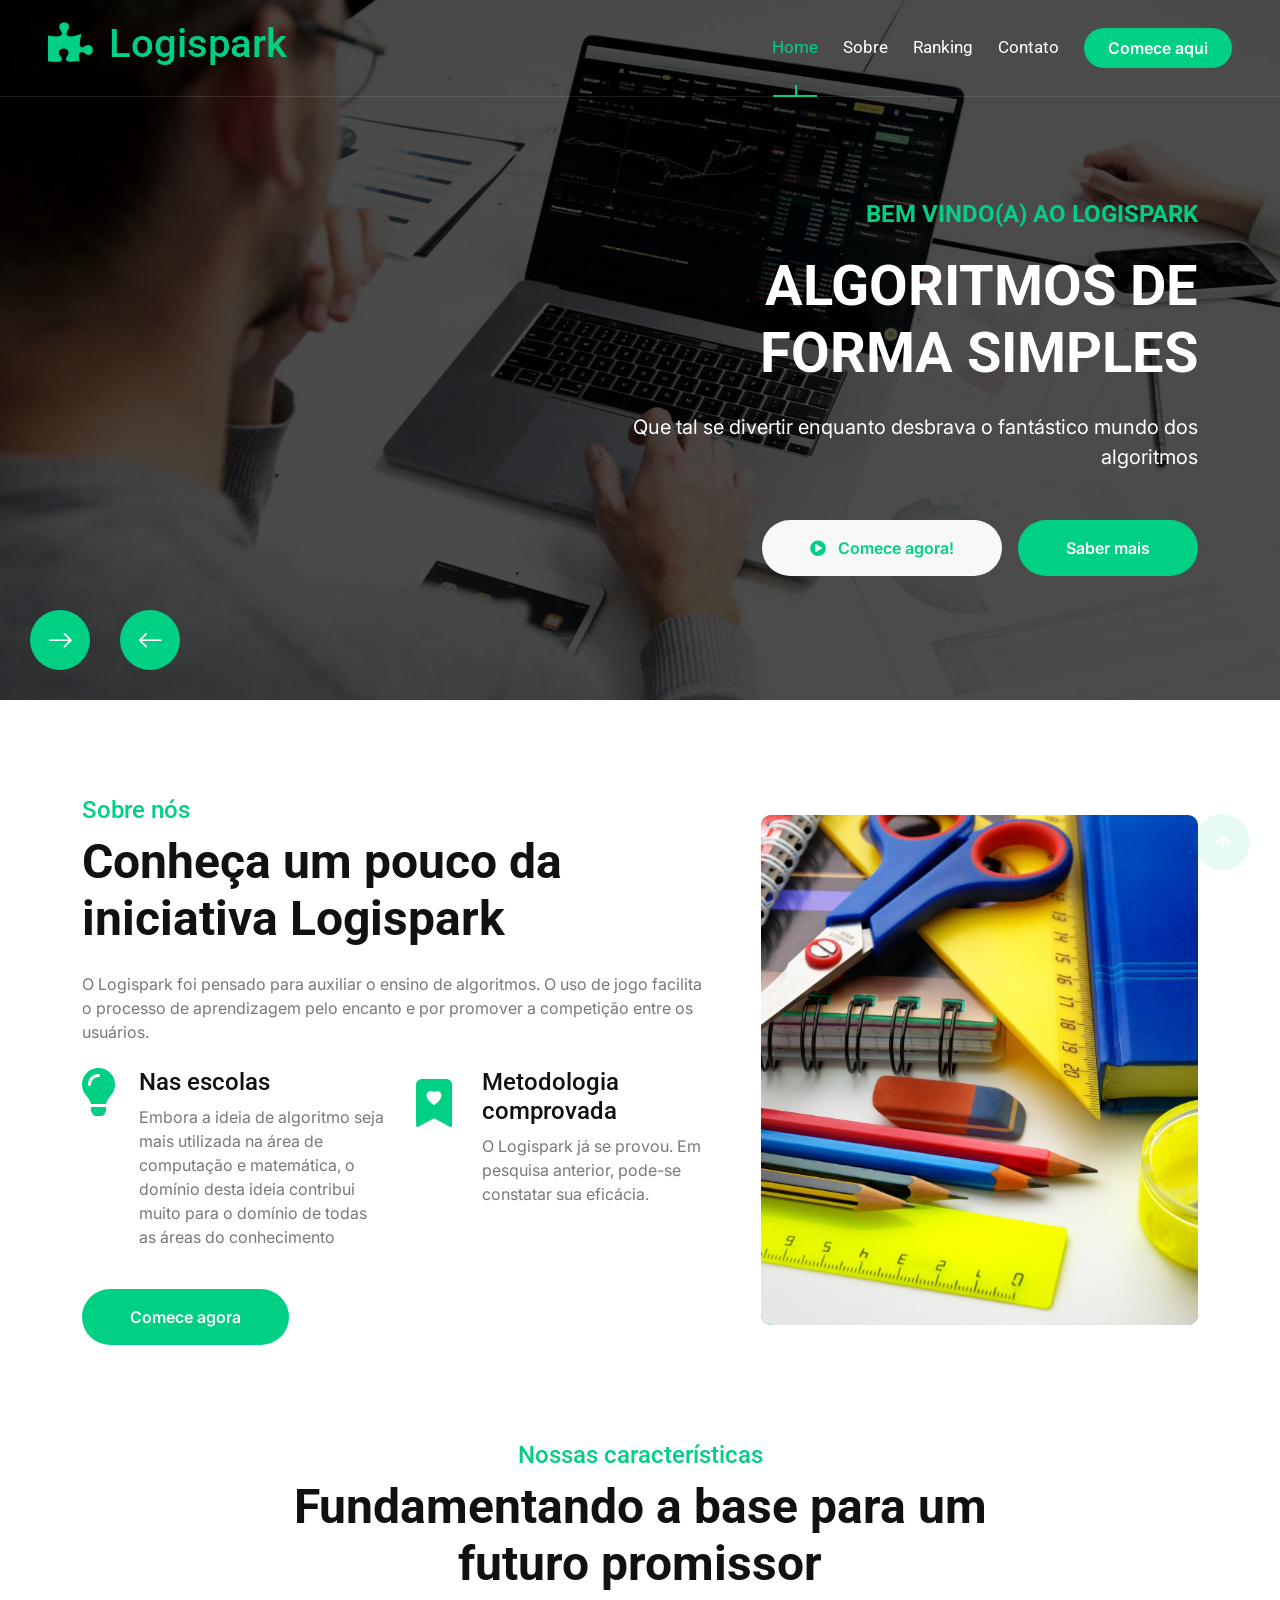
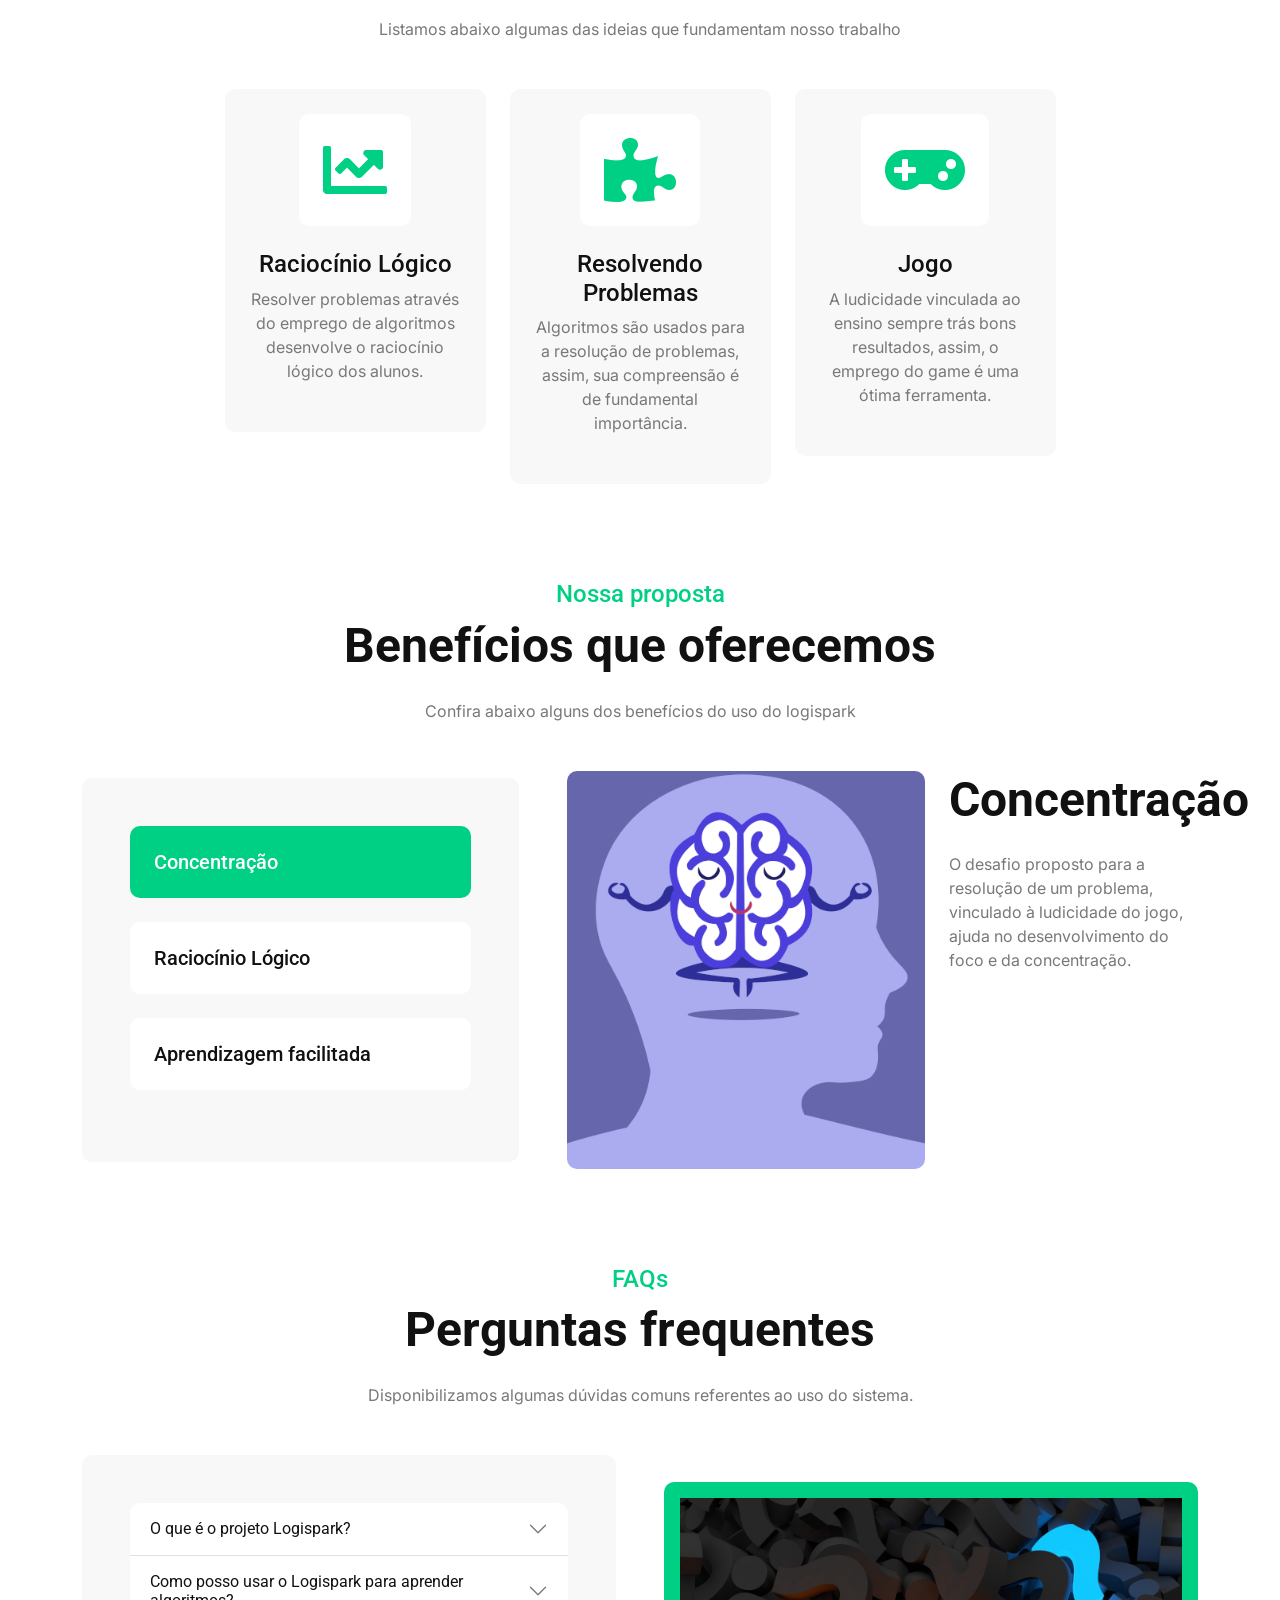
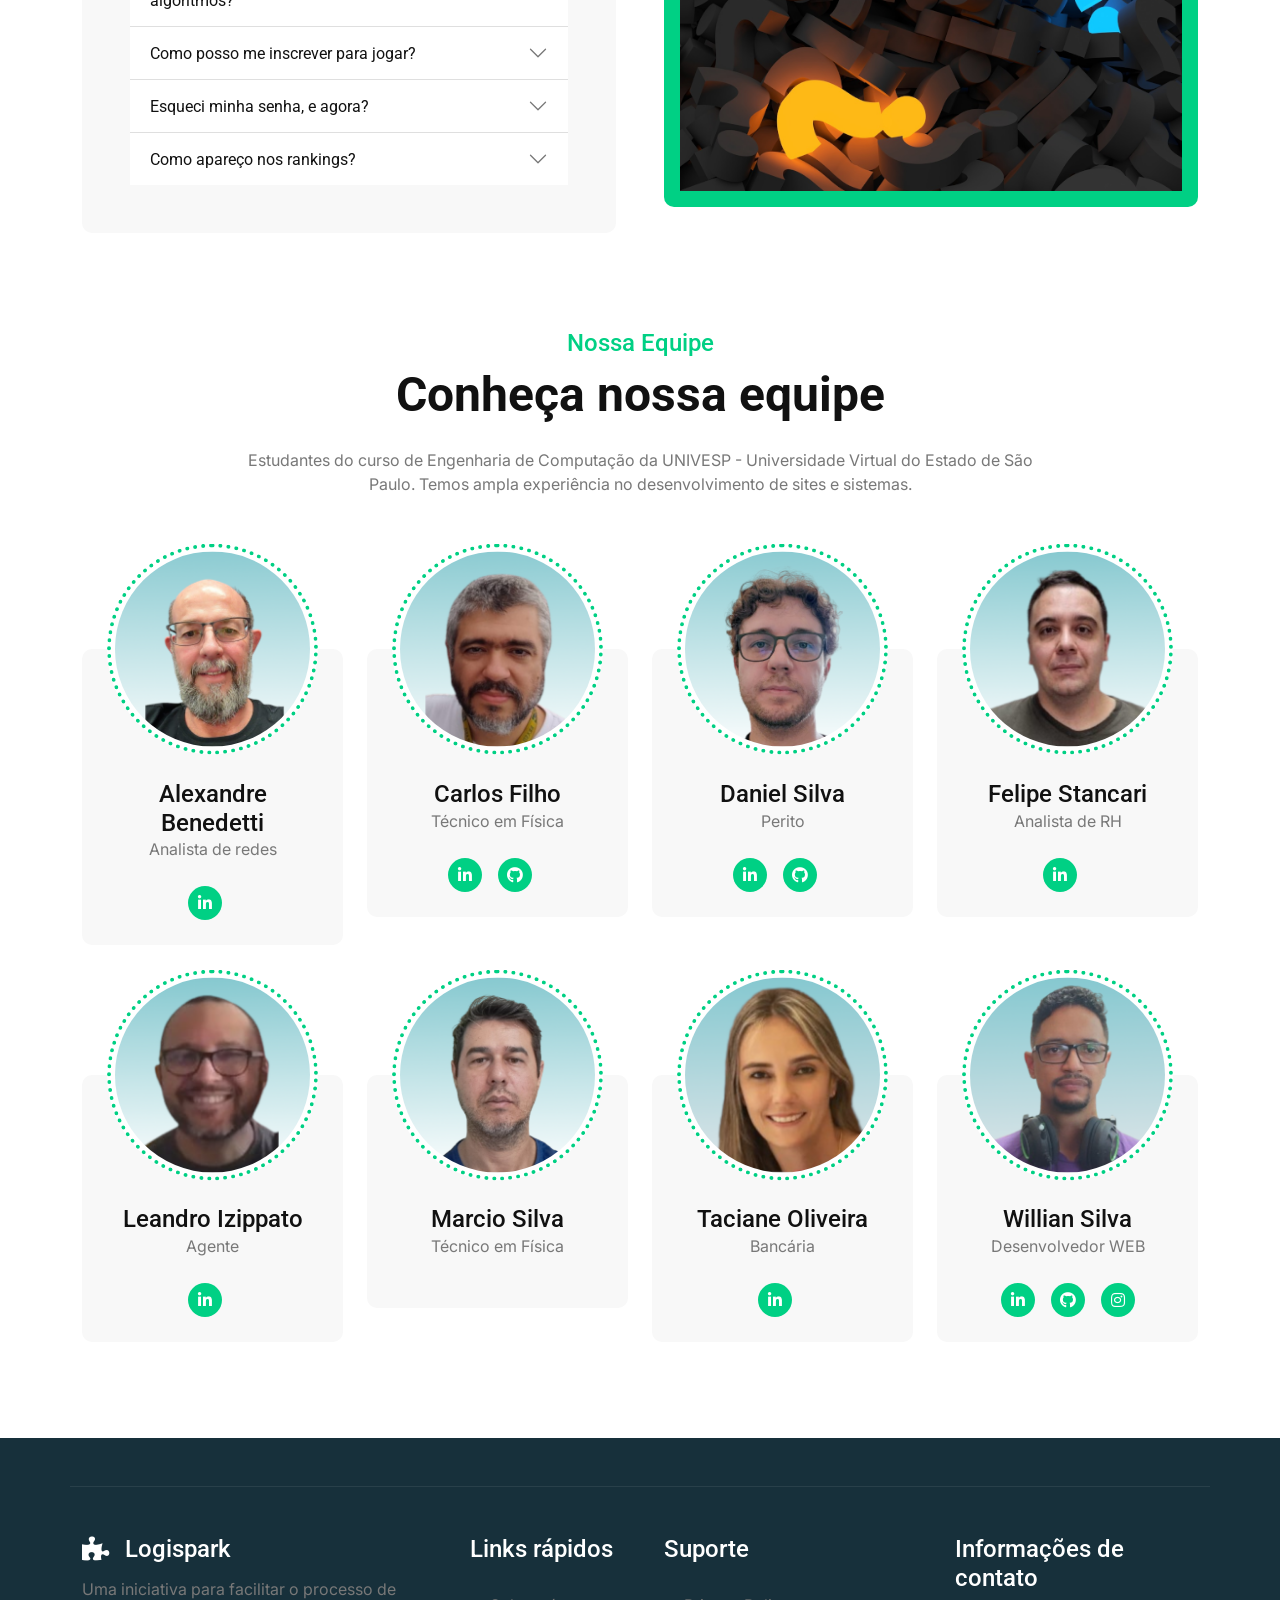
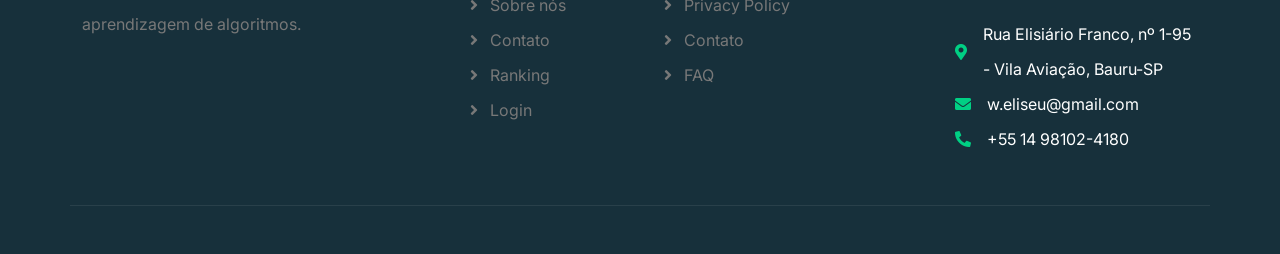
<file: index.html>
<!DOCTYPE html>
<html lang="en">

    <head>
        <meta charset="utf-8">
        <title>TCC - LOGISPARK</title>
        <meta content="width=device-width, initial-scale=1.0" name="viewport">
        <meta content="Educação, Logispark, Lógica, Algoritmos" name="keywords">
        <meta content="Site do jogo logispark para ensino de algoritmos" name="description">
        <link rel="apple-touch-icon" sizes="57x57" href="./img/icon/apple-icon-57x57.png">
        <link rel="apple-touch-icon" sizes="60x60" href="./img/icon/apple-icon-60x60.png">
        <link rel="apple-touch-icon" sizes="72x72" href="./img/icon/apple-icon-72x72.png">
        <link rel="apple-touch-icon" sizes="76x76" href="./img/icon/apple-icon-76x76.png">
        <link rel="apple-touch-icon" sizes="114x114" href="./img/icon/apple-icon-114x114.png">
        <link rel="apple-touch-icon" sizes="120x120" href="./img/icon/apple-icon-120x120.png">
        <link rel="apple-touch-icon" sizes="144x144" href="./img/icon/apple-icon-144x144.png">
        <link rel="apple-touch-icon" sizes="152x152" href="./img/icon/apple-icon-152x152.png">
        <link rel="apple-touch-icon" sizes="180x180" href="./img/icon/apple-icon-180x180.png">
        <link rel="icon" type="image/png" sizes="192x192" href="./img/icon/android-icon-192x192.png">
        <link rel="icon" type="image/png" sizes="32x32" href="./img/icon/favicon-32x32.png">
        <link rel="icon" type="image/png" sizes="96x96" href="./img/icon/favicon-96x96.png">
        <link rel="icon" type="image/png" sizes="16x16" href="./img/icon/favicon-16x16.png">
        <link rel="manifest" href="./img/icon/manifest.json">
        <meta name="msapplication-TileColor" content="#ffffff">
        <meta name="msapplication-TileImage" content="/ms-icon-144x144.png">
        <meta name="theme-color" content="#ffffff">

        <!-- Google Web Fonts -->
        <link rel="preconnect" href="https://fonts.googleapis.com">
        <link rel="preconnect" href="https://fonts.gstatic.com" crossorigin>
        <link href="https://fonts.googleapis.com/css2?family=Inter:wght@100..900&family=Roboto:wght@400;500;700;900&display=swap" rel="stylesheet"> 

        <!-- Icon Font Stylesheet -->
        <link rel="stylesheet" href="https://use.fontawesome.com/releases/v5.15.4/css/all.css"/>
        <link href="https://cdn.jsdelivr.net/npm/bootstrap-icons@1.4.1/font/bootstrap-icons.css" rel="stylesheet">

        <!-- Libraries Stylesheet -->
        <link rel="stylesheet" href="lib/animate/animate.min.css"/>
        <link href="lib/lightbox/css/lightbox.min.css" rel="stylesheet">
        <link href="lib/owlcarousel/assets/owl.carousel.min.css" rel="stylesheet">


        <!-- Customized Bootstrap Stylesheet -->
        <link href="css/bootstrap.min.css" rel="stylesheet">

        <!-- Template Stylesheet -->
        <link href="css/style.css" rel="stylesheet">
    </head>

    <body>

        <!-- Spinner Start -->
        <div id="spinner" class="show bg-white position-fixed translate-middle w-100 vh-100 top-50 start-50 d-flex align-items-center justify-content-center">
            <div class="spinner-border text-primary" style="width: 3rem; height: 3rem;" role="status">
                <span class="sr-only">Loading...</span>
            </div>
        </div>
        <!-- Spinner End -->

        <!-- Navbar & Hero Start - ok -->
        <div class="container-fluid position-relative p-0">
            
            <header id="header"></header>

            <!-- Carousel Start -->
            <div class="header-carousel owl-carousel">
                <div class="header-carousel-item">
                    <img src="img/carousel-1.jpg" class="img-fluid w-100" alt="Image">
                    <div class="carousel-caption">
                        <div class="container">
                            <div class="row gy-0 gx-5">
                                <div class="col-lg-0 col-xl-5"></div>
                                <div class="col-xl-7 animated fadeInLeft">
                                    <div class="text-sm-center text-md-end">
                                        <h4 class="text-primary text-uppercase fw-bold mb-4">Bem vindo(a) ao Logispark</h4>
                                        <h1 class="display-4 text-uppercase text-white mb-4">Algoritmos de forma simples</h1>
                                        <p class="mb-5 fs-5">Que tal se divertir enquanto desbrava o fantástico mundo dos algoritmos</p>
                                        <div class="d-flex justify-content-center justify-content-md-end flex-shrink-0 mb-4">
                                            <a class="btn btn-light rounded-pill py-3 px-4 px-md-5 me-2" href="login.html"><i class="fas fa-play-circle me-2"></i> Comece agora!</a>
                                            <a class="btn btn-primary rounded-pill py-3 px-4 px-md-5 ms-2" href="about.html">Saber mais</a>
                                        </div>
                                        <div class="d-flex align-items-center justify-content-center justify-content-md-end">
                                            <!-- <h2 class="text-white me-2">Siga nossas redes:</h2>
                                            <div class="d-flex justify-content-end ms-2">
                                                <a class="btn btn-md-square btn-light rounded-circle me-2" href=""><i class="fab fa-facebook-f"></i></a>
                                                <a class="btn btn-md-square btn-light rounded-circle mx-2" href=""><i class="fab fa-twitter"></i></a>
                                                <a class="btn btn-md-square btn-light rounded-circle mx-2" href=""><i class="fab fa-instagram"></i></a>
                                                <a class="btn btn-md-square btn-light rounded-circle ms-2" href=""><i class="fab fa-linkedin-in"></i></a>
                                            </div> -->
                                        </div>
                                    </div>
                                </div>
                            </div>
                        </div>
                    </div>
                </div>
                <div class="header-carousel-item">
                    <img src="img/carousel-2.jpg" class="img-fluid w-100" alt="Image">
                    <div class="carousel-caption">
                        <div class="container">
                            <div class="row g-5">
                                <div class="col-12 animated fadeInUp">
                                    <div class="text-center">
                                        <h4 class="text-primary text-uppercase fw-bold mb-4">Bem vindo(a) ao Logispark</h4>
                                        <h1 class="display-4 text-uppercase text-white mb-4">Invista seu tempo</h1>
                                        <p class="mb-5 fs-5">Aprenda jogando, não perca tempo, comece agora mesmo</p>
                                        <div class="d-flex justify-content-center flex-shrink-0 mb-4">
                                            <a class="btn btn-light rounded-pill py-3 px-4 px-md-5 me-2" href="login.html"><i class="fas fa-play-circle me-2"></i> Comece agora!</a>
                                            <a class="btn btn-primary rounded-pill py-3 px-4 px-md-5 ms-2" href="about.html">Saber mais</a>
                                        </div>
                                        <div class="d-flex align-items-center justify-content-center">
                                            <!-- <h2 class="text-white me-2">Siga nossas redes:</h2>
                                            <div class="d-flex justify-content-end ms-2">
                                                <a class="btn btn-md-square btn-light rounded-circle me-2" href=""><i class="fab fa-facebook-f"></i></a>
                                                <a class="btn btn-md-square btn-light rounded-circle mx-2" href=""><i class="fab fa-twitter"></i></a>
                                                <a class="btn btn-md-square btn-light rounded-circle mx-2" href=""><i class="fab fa-instagram"></i></a>
                                                <a class="btn btn-md-square btn-light rounded-circle ms-2" href=""><i class="fab fa-linkedin-in"></i></a>
                                            </div> -->
                                        </div>
                                    </div>
                                </div>
                            </div>
                        </div>
                    </div>
                </div>
            </div>
            <!-- Carousel End -->
        </div>
        <!-- Navbar & Hero End -->

        <!-- About Start - ok -->
        <div class="container-fluid about py-5">
            <div class="container py-5">
                <div class="row g-5 align-items-center">
                    <div class="col-xl-7 wow fadeInLeft" data-wow-delay="0.2s">
                        <div>
                            <h4 class="text-primary">Sobre nós</h4>
                            <h1 class="display-5 mb-4">Conheça um pouco da iniciativa Logispark</h1>
                            <p class="mb-4">
                                O Logispark foi pensado para auxiliar o ensino de algoritmos. O uso de jogo facilita o processo de aprendizagem pelo encanto e por promover a competição entre os usuários.
                            </p>
                            <div class="row g-4">
                                <div class="col-md-6 col-lg-6 col-xl-6">
                                    <div class="d-flex">
                                        <div><i class="fas fa-lightbulb fa-3x text-primary"></i></div>
                                        <div class="ms-4">
                                            <h4>Nas escolas</h4>
                                            <p>Embora a ideia de algoritmo seja mais utilizada na área de computação e matemática, o domínio desta ideia contribui muito para o domínio de todas as áreas do conhecimento</p>
                                        </div>
                                    </div>
                                </div>
                                <div class="col-md-6 col-lg-6 col-xl-6">
                                    <div class="d-flex">
                                        <div><i class="bi bi-bookmark-heart-fill fa-3x text-primary"></i></div>
                                        <div class="ms-4">
                                            <h4>Metodologia comprovada</h4>
                                            <p>O Logispark já se provou. Em pesquisa anterior, pode-se constatar sua eficácia.</p>
                                        </div>
                                    </div>
                                </div>
                                <div class="col-sm-6">
                                    <a href="login.html" class="btn btn-primary rounded-pill py-3 px-5 flex-shrink-0">Comece agora</a>
                                </div>
                            </div>
                        </div>
                    </div>
                    <div class="col-xl-5 wow fadeInRight" data-wow-delay="0.2s">
                        <div class="bg-primary rounded position-relative overflow-hidden">
                            <img src="img/school_supplies.webp" class="img-fluid rounded w-100" alt="">
                        </div>
                    </div>
                </div>
            </div>
        </div>
        <!-- About End -->

        <!-- Features Start - ok -->
        <div class="container-fluid feature pb-5">
            <div class="container pb-5">
                <div class="text-center mx-auto pb-5 wow fadeInUp" data-wow-delay="0.2s" style="max-width: 800px;">
                    <h4 class="text-primary">Nossas características</h4>
                    <h1 class="display-5 mb-4">Fundamentando a base para um futuro promissor</h1>
                    <p class="mb-0">
                        Listamos abaixo algumas das ideias que fundamentam nosso trabalho
                    </p>
                </div>
                <div class="row g-4 justify-content-center">
                    <div class="col-md-6 col-lg-6 col-xl-3 wow fadeInUp" data-wow-delay="0.2s">
                        <div class="feature-item p-4">
                            <div class="feature-icon p-4 mb-4">
                                <i class="fas fa-chart-line fa-4x text-primary"></i>
                            </div>
                            <h4>Raciocínio Lógico</h4>
                            <p class="mb-4">
                                Resolver problemas através do emprego de algoritmos desenvolve o raciocínio lógico dos alunos.
                            </p>
                        </div>
                    </div>
                    <div class="col-md-6 col-lg-6 col-xl-3 wow fadeInUp" data-wow-delay="0.4s">
                        <div class="feature-item p-4">
                            <div class="feature-icon p-4 mb-4">
                                <i class="fas fa-puzzle-piece fa-4x text-primary"></i>
                            </div>
                            <h4>Resolvendo Problemas</h4>
                            <p class="mb-4">
                                Algoritmos são usados para a resolução de problemas, assim, sua compreensão é de fundamental importância.
                            </p>
                        </div>
                    </div>
                    <div class="col-md-6 col-lg-6 col-xl-3 wow fadeInUp" data-wow-delay="0.6s">
                        <div class="feature-item p-4">
                            <div class="feature-icon p-4 mb-4">
                                <i class="fas fa-gamepad fa-4x text-primary"></i>
                            </div>
                            <h4>Jogo</h4>
                            <p class="mb-4">
                                A ludicidade vinculada ao ensino sempre trás bons resultados, assim, o emprego do game é uma ótima ferramenta.
                            </p>
                        </div>
                    </div>
                    <!-- <div class="col-md-6 col-lg-6 col-xl-3 wow fadeInUp" data-wow-delay="0.8s">
                        <div class="feature-item p-4">
                            <div class="feature-icon p-4 mb-4">
                                <i class="fas fa-hand-holding-usd fa-4x text-primary"></i>
                            </div>
                            <h4>Investment Bank</h4>
                            <p class="mb-4">Lorem ipsum dolor sit amet consectetur adipisicing elit. Ea hic laborum odit pariatur...
                            </p>
                            <a class="btn btn-primary rounded-pill py-2 px-4" href="#">Learn More</a>
                        </div>
                    </div> -->
                </div>
            </div>
        </div>
        <!-- Features End -->


        <!-- Offer Start - ok -->
        <div class="container-fluid offer-section pb-5">
            <div class="container pb-5">
                <div class="text-center mx-auto pb-5 wow fadeInUp" data-wow-delay="0.2s" style="max-width: 800px;">
                    <h4 class="text-primary">Nossa proposta</h4>
                    <h1 class="display-5 mb-4">Benefícios que oferecemos</h1>
                    <p class="mb-0">
                        Confira abaixo alguns dos benefícios do uso do logispark
                    </p>
                </div>
                <div class="row g-5 align-items-center">
                    <div class="col-xl-5 wow fadeInLeft" data-wow-delay="0.2s">
                        <div class="nav nav-pills bg-light rounded p-5">
                            <a class="accordion-link p-4 active mb-4" data-bs-toggle="pill" href="#collapseOne">
                                <h5 class="mb-0">Concentração</h5>
                            </a>
                            <a class="accordion-link p-4 mb-4" data-bs-toggle="pill" href="#collapseTwo">
                                <h5 class="mb-0">Raciocínio Lógico</h5>
                            </a>
                            <a class="accordion-link p-4 mb-4" data-bs-toggle="pill" href="#collapseThree">
                                <h5 class="mb-0">Aprendizagem facilitada</h5>
                            </a>
                        </div>
                    </div>
                    <div class="col-xl-7 wow fadeInRight" data-wow-delay="0.4s">
                        <div class="tab-content">
                            <div id="collapseOne" class="tab-pane fade show p-0 active">
                                <div class="row g-4">
                                    <div class="col-md-7">
                                        <img src="img/school_concentration.webp" class="img-fluid w-100 rounded" alt="">
                                    </div>
                                    <div class="col-md-5">
                                        <h1 class="display-5 mb-4">Concentração</h1>
                                        <p class="mb-4">
                                            O desafio proposto para a resolução de um problema, vinculado à ludicidade do jogo, ajuda no desenvolvimento do foco e da concentração.
                                        </p>
                                    </div>
                                </div>
                            </div>
                            <div id="collapseTwo" class="tab-pane fade show p-0">
                                <div class="row g-4">
                                    <div class="col-md-7">
                                        <img src="img/school_logic.webp" class="img-fluid w-100 rounded" alt="">
                                    </div>
                                    <div class="col-md-5">
                                        <h1 class="display-5 mb-4">Raciocínio Lógico</h1>
                                        <p class="mb-4">
                                            A resolução de um determinado problema, envolve organização do pensamento, dentre outras coisas, uma mente organizada e coerente é capaz de pensar de forma lógica para enfrentar o desafio proposto.
                                        </p>
                                    </div>
                                </div>
                            </div>
                            <div id="collapseThree" class="tab-pane fade show p-0">
                                <div class="row g-4">
                                    <div class="col-md-7">
                                        <img src="img/school_learning.webp" class="img-fluid w-100 rounded" alt="">
                                    </div>
                                    <div class="col-md-5">
                                        <h1 class="display-5 mb-4">Aprendizagem facilitada</h1>
                                        <p class="mb-4">
                                            Ao dominar o uso de algoritmos, os alunos terão facilidade em dominar qualquer área do conhecimento.
                                        </p>
                                    </div>
                                </div>
                            </div>
                        </div>
                    </div>
                </div>
            </div>
        </div>
        <!-- Offer End -->

        <!-- FAQs Start - adicionar o texto das perguntas -->
        <div class="container-fluid faq-section pb-5" id="faqs">
            <div class="container pb-5 overflow-hidden">
                <div class="text-center mx-auto pb-5 wow fadeInUp" data-wow-delay="0.2s" style="max-width: 800px;">
                    <h4 class="text-primary">FAQs</h4>
                    <h1 class="display-5 mb-4">Perguntas frequentes</h1>
                    <p class="mb-0">
                        Disponibilizamos algumas dúvidas comuns referentes ao uso do sistema.
                    </p>
                </div>
                <div class="row g-5 align-items-center">
                    <div class="col-lg-6 wow fadeInLeft" data-wow-delay="0.2s">
                        <div class="accordion accordion-flush bg-light rounded p-5" id="accordionFlushSection">
                            <div class="accordion-item rounded-top">
                                <h2 class="accordion-header" id="flush-headingOne">
                                    <button class="accordion-button collapsed rounded-top" type="button" data-bs-toggle="collapse" data-bs-target="#flush-collapseOne" aria-expanded="false" aria-controls="flush-collapseOne">
                                    O que é o projeto Logispark?
                                    </button>
                                </h2>
                                <div id="flush-collapseOne" class="accordion-collapse collapse" aria-labelledby="flush-headingOne" data-bs-parent="#accordionFlushSection">
                                    <div class="accordion-body">O projeto logispark é uma iniciativa criada como um projeto de conclusão de curso. Surgiu com a ideia de como poderíamos ajudar no desenvolvimento de alunos do ensino fundamental e médio.</div>
                                </div>
                            </div>
                            <div class="accordion-item">
                                <h2 class="accordion-header" id="flush-headingTwo">
                                    <button class="accordion-button collapsed" type="button" data-bs-toggle="collapse" data-bs-target="#flush-collapseTwo" aria-expanded="false" aria-controls="flush-collapseTwo">
                                    Como posso usar o Logispark para aprender algoritmos?
                                    </button>
                                </h2>
                                <div id="flush-collapseTwo" class="accordion-collapse collapse" aria-labelledby="flush-headingTwo" data-bs-parent="#accordionFlushSection">
                                    <div class="accordion-body">O Logispark é fundamentado na resolução de problemas. O jogo, possui um ambiente claro e intuitivo, além de contar com o tutorial para instruir como o usuário deve proceder para resolver um determinado tabuleiro.</div>
                                </div>
                            </div>
                            <div class="accordion-item">
                                <h2 class="accordion-header" id="flush-headingThree">
                                    <button class="accordion-button collapsed" type="button" data-bs-toggle="collapse" data-bs-target="#flush-collapseThree" aria-expanded="false" aria-controls="flush-collapseThree">
                                    Como posso me inscrever para jogar?
                                    </button>
                                </h2>
                                <div id="flush-collapseThree" class="accordion-collapse collapse" aria-labelledby="flush-headingThree" data-bs-parent="#accordionFlushSection">
                                    <div class="accordion-body">Clique em "Comece aqui" no canto direito superior do site. Caso não tenha cadastro, selecione a opção para se cadastrar.</div>
                                </div>
                            </div>
                            <div class="accordion-item">
                                <h2 class="accordion-header" id="flush-headingFour">
                                    <button class="accordion-button collapsed" type="button" data-bs-toggle="collapse" data-bs-target="#flush-collapseFour" aria-expanded="false" aria-controls="flush-collapseFour">
                                    Esqueci minha senha, e agora?
                                    </button>
                                </h2>
                                <div id="flush-collapseFour" class="accordion-collapse collapse" aria-labelledby="flush-headingFour" data-bs-parent="#accordionFlushSection">
                                    <div class="accordion-body">Na página de login, você terá a opção para realizar uma redefinição de senha.</div>
                                </div>
                            </div>
                            <div class="accordion-item">
                                <h2 class="accordion-header" id="flush-headingFive">
                                    <button class="accordion-button collapsed" type="button" data-bs-toggle="collapse" data-bs-target="#flush-collapseFive" aria-expanded="false" aria-controls="flush-collapseFive">
                                    Como apareço nos rankings?
                                    </button>
                                </h2>
                                <div id="flush-collapseFive" class="accordion-collapse collapse" aria-labelledby="flush-headingFive" data-bs-parent="#accordionFlushSection">
                                    <div class="accordion-body">O ranking do site, apresenta as três melhores pontuações. Para pontuar, é necessário resolver os tabuleiros (fases) com a menor quantidade de tentativas possível. Quanto melhor seu desenpenho, maior a chance de você aparecer no ranking!</div>
                                </div>
                            </div>
                        </div>
                    </div>
                    <div class="col-lg-6 wow fadeInRight" data-wow-delay="0.2s">
                        <div class="bg-primary rounded">
                            <img src="img/faq.webp" class="img-fluid w-100 p-3 rounded" alt="">
                        </div>
                    </div>
                </div>
            </div>
        </div>
        <!-- FAQs End -->


        <!-- Team Start - adicionar fotos e redes sociais -->
        <div class="container-fluid team pb-5">
            <div class="container pb-5">
                <div class="text-center mx-auto pb-5 wow fadeInUp" data-wow-delay="0.2s" style="max-width: 800px;">
                    <h4 class="text-primary">Nossa Equipe</h4>
                    <h1 class="display-5 mb-4">Conheça nossa equipe</h1>
                    <p class="mb-0">
                        Estudantes do curso de Engenharia de Computação da UNIVESP - Universidade Virtual do Estado de São Paulo. Temos ampla experiência no desenvolvimento de sites e sistemas.
                    </p>
                </div>
                <div class="row g-4">
                    <div class="col-md-6 col-lg-6 col-xl-3 wow fadeInUp" data-wow-delay="0.2s">
                        <div class="team-item">
                            <div class="team-img">
                                <img src="img/alexandre_logispark.webp" class="img-fluid" alt="">
                            </div>
                            <div class="team-title">
                                <h4 class="mb-0">Alexandre Benedetti</h4>
                                <p class="mb-0">Analista de redes</p>
                            </div>
                            <div class="team-icon">
                                <a class="btn btn-primary btn-sm-square rounded-circle me-3" href="https://www.linkedin.com/in/alexandre-benedetti-1380ab17/"><i class="fab fa-linkedin-in"></i></a>
                            </div>
                        </div>
                    </div>
                    <div class="col-md-6 col-lg-6 col-xl-3 wow fadeInUp" data-wow-delay="0.4s">
                        <div class="team-item">
                            <div class="team-img">
                                <img src="img/carlos_logispark.webp" class="img-fluid" alt="">
                            </div>
                            <div class="team-title">
                                <h4 class="mb-0">Carlos Filho</h4>
                                <p class="mb-0">Técnico em Física</p>
                            </div>
                            <div class="team-icon">
                                <a class="btn btn-primary btn-sm-square rounded-circle me-3" href="https://www.linkedin.com/in/carlos-souza-a973098a/"><i class="fab fa-linkedin-in"></i></a>
                                <a class="btn btn-primary btn-sm-square rounded-circle me-3" href="https://github.com/carlinhos35" target="_blank"><i class="fab fa-github"></i></a>
                            </div>
                        </div>
                    </div>
                    <div class="col-md-6 col-lg-6 col-xl-3 wow fadeInUp" data-wow-delay="0.6s">
                        <div class="team-item">
                            <div class="team-img">
                                <img src="img/daniel_logispark.webp" class="img-fluid" alt="">
                            </div>
                            <div class="team-title">
                                <h4 class="mb-0">Daniel Silva</h4>
                                <p class="mb-0">Perito</p>
                            </div>
                            <div class="team-icon">
                                <a class="btn btn-primary btn-sm-square rounded-circle me-3" href="https://www.linkedin.com/in/daniel-marques-6b23138b"><i class="fab fa-linkedin-in"></i></a>
                                <a class="btn btn-primary btn-sm-square rounded-circle me-3" href="https://github.com/marquesniel" target="_blank"><i class="fab fa-github"></i></a>
                            </div>
                        </div>
                    </div>
                    <div class="col-md-6 col-lg-6 col-xl-3 wow fadeInUp" data-wow-delay="0.8s">
                        <div class="team-item">
                            <div class="team-img">
                                <img src="img/felipe_logispark.webp" class="img-fluid" alt="">
                            </div>
                            <div class="team-title">
                                <h4 class="mb-0">Felipe Stancari</h4>
                                <p class="mb-0">Analista de RH</p>
                            </div>
                            <div class="team-icon">
                                <a class="btn btn-primary btn-sm-square rounded-circle me-3" href="http://www.linkedin.com/in/felipe-stancari" target="_blank"><i class="fab fa-linkedin-in"></i></a>
                            </div>
                        </div>
                    </div>
                    <div class="col-md-6 col-lg-6 col-xl-3 wow fadeInUp" data-wow-delay="0.2s">
                        <div class="team-item">
                            <div class="team-img">
                                <img src="img/leandro_logispark.webp" class="img-fluid" alt="">
                            </div>
                            <div class="team-title">
                                <h4 class="mb-0">Leandro Izippato</h4>
                                <p class="mb-0">Agente</p>
                            </div>
                            <div class="team-icon">
                                <a class="btn btn-primary btn-sm-square rounded-circle me-3" href="https://www.linkedin.com/in/leandro-izippato-238b4621/"><i class="fab fa-linkedin-in"></i></a>
                            </div>
                        </div>
                    </div>
                    <div class="col-md-6 col-lg-6 col-xl-3 wow fadeInUp" data-wow-delay="0.4s">
                        <div class="team-item">
                            <div class="team-img">
                                <img src="img/marcio_logispark.webp" class="img-fluid" alt="">
                            </div>
                            <div class="team-title">
                                <h4 class="mb-0">Marcio Silva</h4>
                                <p class="mb-0">Técnico em Física</p>
                            </div>
                            <div class="team-icon">
                                <!-- <a class="btn btn-primary btn-sm-square rounded-circle me-3" href=""><i class="fab fa-facebook-f"></i></a>
                                <a class="btn btn-primary btn-sm-square rounded-circle me-3" href=""><i class="fab fa-twitter"></i></a>
                                <a class="btn btn-primary btn-sm-square rounded-circle me-3" href=""><i class="fab fa-linkedin-in"></i></a>
                                <a class="btn btn-primary btn-sm-square rounded-circle me-0" href=""><i class="fab fa-instagram"></i></a> -->
                            </div>
                        </div>
                    </div>
                    <div class="col-md-6 col-lg-6 col-xl-3 wow fadeInUp" data-wow-delay="0.6s">
                        <div class="team-item">
                            <div class="team-img">
                                <img src="img/taciane_logispark.webp" class="img-fluid" alt="">
                            </div>
                            <div class="team-title">
                                <h4 class="mb-0">Taciane Oliveira</h4>
                                <p class="mb-0">Bancária</p>
                            </div>
                            <div class="team-icon">
                                <a class="btn btn-primary btn-sm-square rounded-circle me-3" href="https://www.linkedin.com/in/taciane-oliveira-41645350/" target="_blank"><i class="fab fa-linkedin-in"></i></a>
                            </div>
                        </div>
                    </div>
                    <div class="col-md-6 col-lg-6 col-xl-3 wow fadeInUp" data-wow-delay="0.8s">
                        <div class="team-item">
                            <div class="team-img">
                                <img src="img/eu_logispark.webp" class="img-fluid" alt="">
                            </div>
                            <div class="team-title">
                                <h4 class="mb-0">Willian Silva</h4>
                                <p class="mb-0">Desenvolvedor WEB</p>
                            </div>
                            <div class="team-icon">
                                <a class="btn btn-primary btn-sm-square rounded-circle me-3" href="https://www.linkedin.com/in/willian-eliseu-silva-23a581169/" target="_blank"><i class="fab fa-linkedin-in"></i></a>
                                <a class="btn btn-primary btn-sm-square rounded-circle me-3" href="https://github.com/Willian-Eliseu" target="_blank"><i class="fab fa-github"></i></a>
                                <a class="btn btn-primary btn-sm-square rounded-circle me-0" href="https://www.instagram.com/weliseusilva/" target="_blank"><i class="fab fa-instagram"></i></a>
                            </div>
                        </div>
                    </div>
                    <!-- <div class="col-md-6 col-lg-6 col-xl-3 wow fadeInUp" data-wow-delay="0.8s">
                        <div class="team-item">
                            <div class="team-img">
                                <img src="img/team-4.jpg" class="img-fluid" alt="">
                            </div>
                            <div class="team-title">
                                <h4 class="mb-0">Felipe </h4>
                                <p class="mb-0">Profession</p>
                            </div>
                            <div class="team-icon">
                                <a class="btn btn-primary btn-sm-square rounded-circle me-3" href=""><i class="fab fa-facebook-f"></i></a>
                                <a class="btn btn-primary btn-sm-square rounded-circle me-3" href=""><i class="fab fa-twitter"></i></a>
                                <a class="btn btn-primary btn-sm-square rounded-circle me-3" href=""><i class="fab fa-linkedin-in"></i></a>
                                <a class="btn btn-primary btn-sm-square rounded-circle me-0" href=""><i class="fab fa-instagram"></i></a>
                            </div>
                        </div>
                    </div> -->
                </div>
            </div>
        </div>
        <!-- Team End -->

        <!-- Footer Start -->
        <footer id="footer"></footer>
        <!-- Footer End -->
        
        <!-- Copyright Start -->
        <!-- <div class="container-fluid copyright py-4">
            <div class="container">
                <div class="row g-4 align-items-center">
                    <div class="col-md-6 text-center text-md-start mb-md-0">
                        <span class="text-body"><a href="#" class="border-bottom text-white"><i class="fas fa-copyright text-light me-2"></i>Your Site Name</a>, All right reserved.</span>
                    </div>
                    <div class="col-md-6 text-center text-md-end text-body">
                        !--/*** This template is free as long as you keep the below author’s credit link/attribution link/backlink. ***/--
                        !--/*** If you'd like to use the template without the below author’s credit link/attribution link/backlink, ***/--
                        !--/*** you can purchase the Credit Removal License from "https://htmlcodex.com/credit-removal". ***/--
                        Designed By <a class="border-bottom text-white" href="https://htmlcodex.com">HTML Codex</a> Distributed By <a class="border-bottom text-white" href="https://themewagon.com">ThemeWagon</a>
                    </div>
                </div>
            </div>
        </div> -->
        <!-- Copyright End -->


        <!-- Back to Top -->
        <a href="#" class="btn btn-primary btn-lg-square rounded-circle back-to-top"><i class="fa fa-arrow-up"></i></a>   

        
        <!-- JavaScript Libraries -->
        <script src="https://ajax.googleapis.com/ajax/libs/jquery/3.6.4/jquery.min.js"></script>
        <script src="https://cdn.jsdelivr.net/npm/bootstrap@5.0.0/dist/js/bootstrap.bundle.min.js"></script>
        <script src="lib/wow/wow.min.js"></script>
        <script src="lib/easing/easing.min.js"></script>
        <script src="lib/waypoints/waypoints.min.js"></script>
        <script src="lib/counterup/counterup.min.js"></script>
        <script src="lib/lightbox/js/lightbox.min.js"></script>
        <script src="lib/owlcarousel/owl.carousel.min.js"></script>

        <!-- Template Javascript -->
        <script src="./js/header.js"></script>
        <script src="./js/footer.js"></script>
        <script>
            $(()=>{
                $.getScript("./js/main.js", function(){
                    $('#homepage').addClass('active');
                    if(sessionStorage.getItem('nome') != null){
                        $('#login-start').addClass('d-none');
                        $('#post-login').removeClass('d-none');
                        $('#gamepage').removeClass('d-none');

                        let fullName = sessionStorage.getItem('nome');
                        let firstName = fullName.split(' ')[0];
                        $('#user-name').html(firstName);
                    }
                });
            });
        </script>
    </body>

</html>
</file>
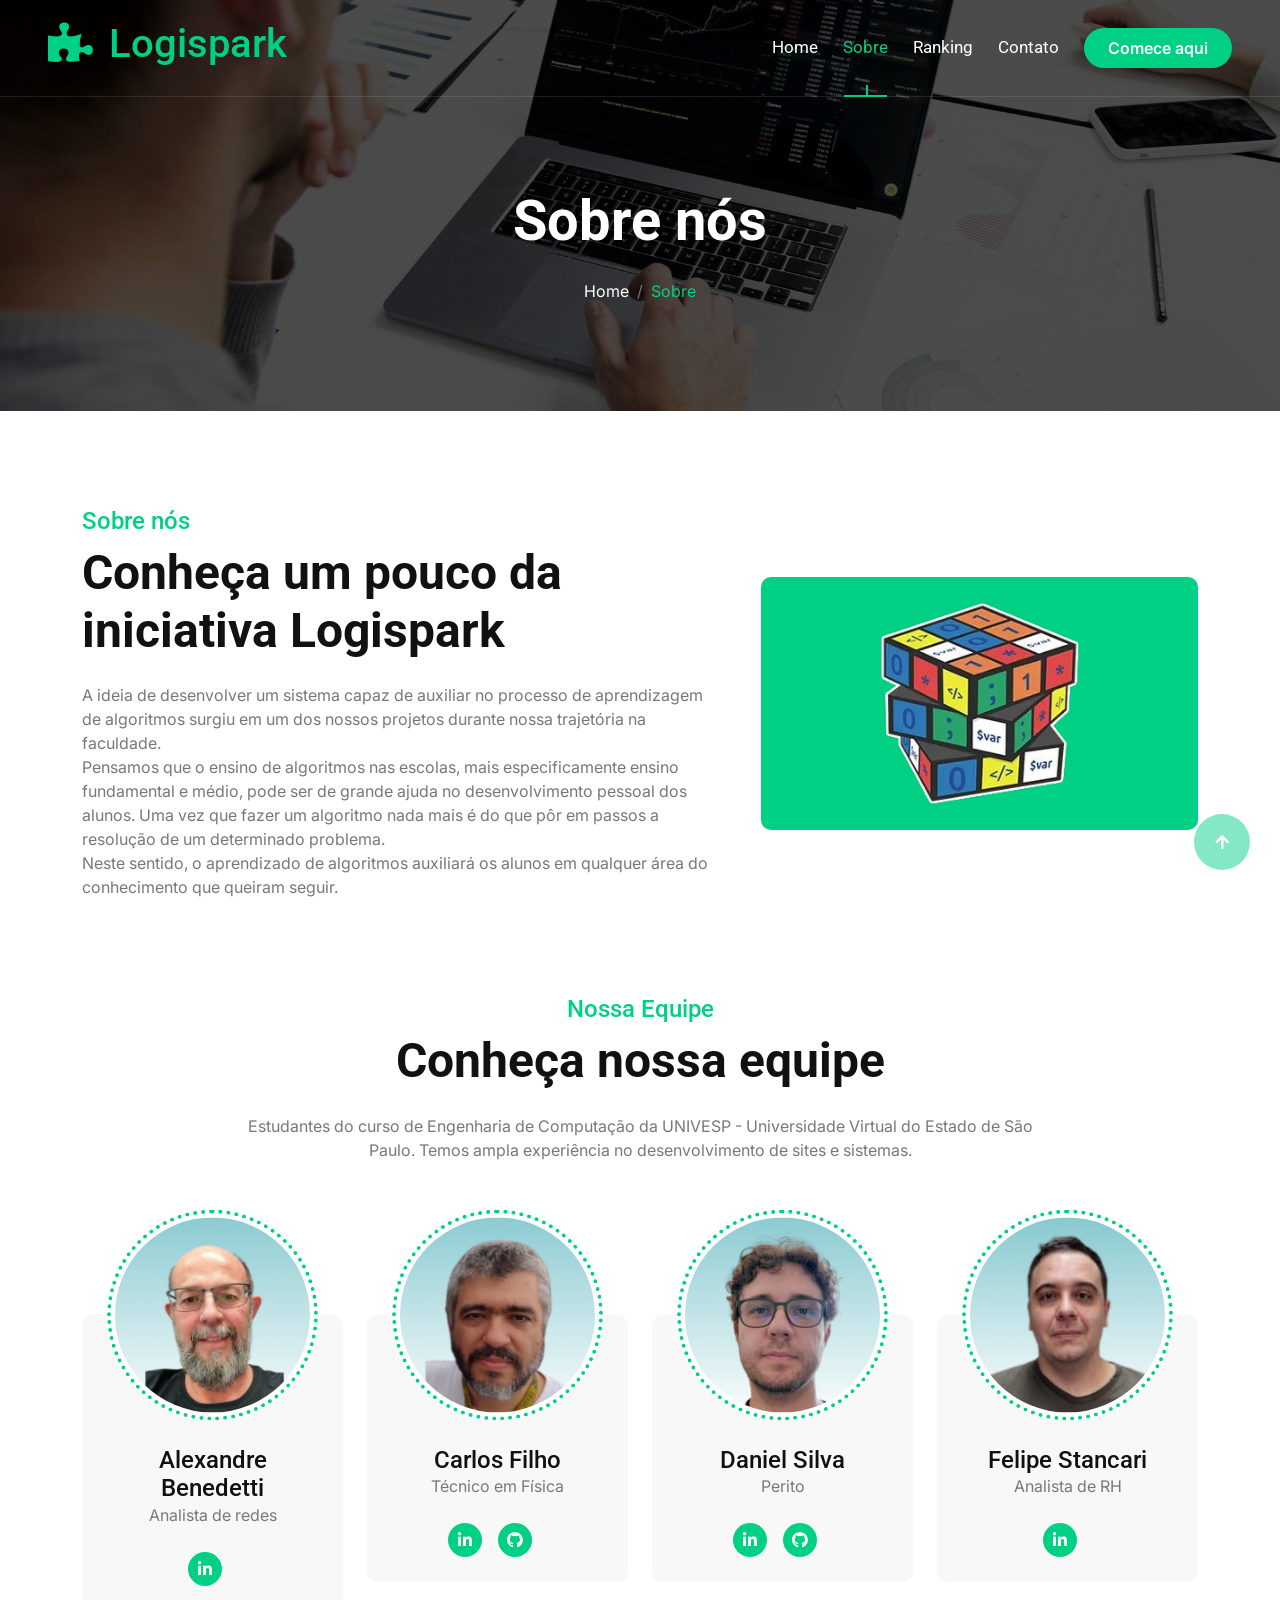
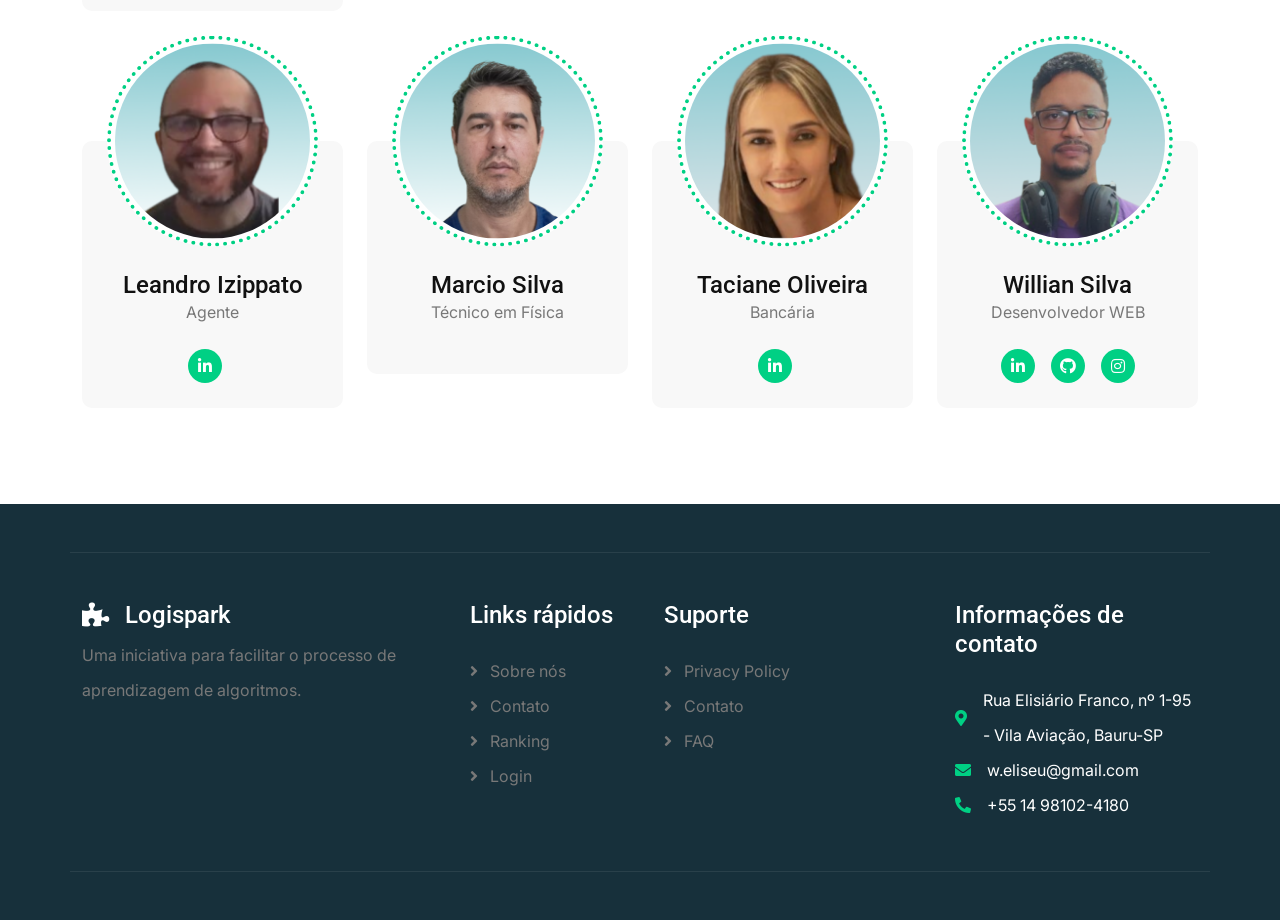
<file: about.html>
<!DOCTYPE html>
<html lang="en">

    <head>
        <meta charset="utf-8">
        <title>TCC - LOGISPARK</title>
        <meta content="width=device-width, initial-scale=1.0" name="viewport">
        <meta content="Educação, Logispark, Lógica, Algoritmos" name="keywords">
        <meta content="Site do jogo logispark para ensino de algoritmos" name="description">
        <link rel="apple-touch-icon" sizes="57x57" href="./img/icon/apple-icon-57x57.png">
        <link rel="apple-touch-icon" sizes="60x60" href="./img/icon/apple-icon-60x60.png">
        <link rel="apple-touch-icon" sizes="72x72" href="./img/icon/apple-icon-72x72.png">
        <link rel="apple-touch-icon" sizes="76x76" href="./img/icon/apple-icon-76x76.png">
        <link rel="apple-touch-icon" sizes="114x114" href="./img/icon/apple-icon-114x114.png">
        <link rel="apple-touch-icon" sizes="120x120" href="./img/icon/apple-icon-120x120.png">
        <link rel="apple-touch-icon" sizes="144x144" href="./img/icon/apple-icon-144x144.png">
        <link rel="apple-touch-icon" sizes="152x152" href="./img/icon/apple-icon-152x152.png">
        <link rel="apple-touch-icon" sizes="180x180" href="./img/icon/apple-icon-180x180.png">
        <link rel="icon" type="image/png" sizes="192x192" href="./img/icon/android-icon-192x192.png">
        <link rel="icon" type="image/png" sizes="32x32" href="./img/icon/favicon-32x32.png">
        <link rel="icon" type="image/png" sizes="96x96" href="./img/icon/favicon-96x96.png">
        <link rel="icon" type="image/png" sizes="16x16" href="./img/icon/favicon-16x16.png">
        <link rel="manifest" href="./img/icon/manifest.json">
        <meta name="msapplication-TileColor" content="#ffffff">
        <meta name="msapplication-TileImage" content="/ms-icon-144x144.png">
        <meta name="theme-color" content="#ffffff">

        <!-- Google Web Fonts -->
        <link rel="preconnect" href="https://fonts.googleapis.com">
        <link rel="preconnect" href="https://fonts.gstatic.com" crossorigin>
        <link href="https://fonts.googleapis.com/css2?family=Inter:wght@100..900&family=Roboto:wght@400;500;700;900&display=swap" rel="stylesheet"> 

        <!-- Icon Font Stylesheet -->
        <link rel="stylesheet" href="https://use.fontawesome.com/releases/v5.15.4/css/all.css"/>
        <link href="https://cdn.jsdelivr.net/npm/bootstrap-icons@1.4.1/font/bootstrap-icons.css" rel="stylesheet">

        <!-- Libraries Stylesheet -->
        <link rel="stylesheet" href="lib/animate/animate.min.css"/>
        <link href="lib/lightbox/css/lightbox.min.css" rel="stylesheet">
        <link href="lib/owlcarousel/assets/owl.carousel.min.css" rel="stylesheet">


        <!-- Customized Bootstrap Stylesheet -->
        <link href="css/bootstrap.min.css" rel="stylesheet">

        <!-- Template Stylesheet -->
        <link href="css/style.css" rel="stylesheet">
    </head>

    <body>

        <!-- Spinner Start -->
        <div id="spinner" class="show bg-white position-fixed translate-middle w-100 vh-100 top-50 start-50 d-flex align-items-center justify-content-center">
            <div class="spinner-border text-primary" style="width: 3rem; height: 3rem;" role="status">
                <span class="sr-only">Loading...</span>
            </div>
        </div>
        <!-- Spinner End -->

        <!-- Navbar & Hero Start -->
        <div class="container-fluid position-relative p-0">
            <header id="header"></header>

            <!-- Header Start -->
            <div class="container-fluid bg-breadcrumb">
                <div class="container text-center py-5" style="max-width: 900px;">
                    <h4 class="text-white display-4 mb-4 wow fadeInDown" data-wow-delay="0.1s">Sobre nós</h4>
                    <ol class="breadcrumb d-flex justify-content-center mb-0 wow fadeInDown" data-wow-delay="0.3s">
                        <li class="breadcrumb-item"><a href="index.html">Home</a></li>
                        <li class="breadcrumb-item active text-primary">Sobre</li>
                    </ol>    
                </div>
            </div>
            <!-- Header End -->
        </div>
        <!-- Navbar & Hero End -->


        <!-- About Start -->
        <div class="container-fluid about py-5">
            <div class="container py-5">
                <div class="row g-5 align-items-center">
                    <div class="col-xl-7 wow fadeInLeft" data-wow-delay="0.2s">
                        <div>
                            <h4 class="text-primary">Sobre nós</h4>
                            <h1 class="display-5 mb-4">Conheça um pouco da iniciativa Logispark</h1>
                            <p class="mb-0">
                                A ideia de desenvolver um sistema capaz de auxiliar no processo de aprendizagem de algoritmos surgiu em um dos nossos projetos durante nossa trajetória na faculdade.
                            </p>
                            <p class="mb-0">
                                Pensamos que o ensino de algoritmos nas escolas, mais especificamente ensino fundamental e médio, pode ser de grande ajuda no desenvolvimento pessoal dos alunos. Uma vez que fazer um algoritmo nada mais é do que pôr em passos a resolução de um determinado problema. <br> Neste sentido, o aprendizado de algoritmos auxiliará os alunos em qualquer área do conhecimento que queiram seguir.
                            </p>
                        </div>
                    </div>
                    <div class="col-xl-5 wow fadeInRight" data-wow-delay="0.2s">
                        <div class="bg-primary rounded position-relative overflow-hidden">
                            <img src="img/logo.png" class="d-block mx-auto rounded py-3" alt="" width="50%">
                            
                            <!-- <div class="" style="position: absolute; top: -15px; right: -15px;">
                                <img src="img/about-3.png" class="img-fluid" style="width: 150px; height: 150px; opacity: 0.7;" alt="">
                            </div>
                            <div class="" style="position: absolute; top: -20px; left: 10px; transform: rotate(90deg);">
                                <img src="img/about-4.png" class="img-fluid" style="width: 100px; height: 150px; opacity: 0.9;" alt="">
                            </div>
                            <div class="rounded-bottom">
                                <img src="img/about-5.jpg" class="img-fluid rounded-bottom w-100" alt="">
                            </div> -->
                        </div>
                    </div>
                </div>
            </div>
        </div>
        <!-- About End -->

        <!-- Team Start -->
        <div class="container-fluid team pb-5">
            <div class="container pb-5">
                <div class="text-center mx-auto pb-5 wow fadeInUp" data-wow-delay="0.2s" style="max-width: 800px;">
                    <h4 class="text-primary">Nossa Equipe</h4>
                    <h1 class="display-5 mb-4">Conheça nossa equipe</h1>
                    <p class="mb-0">
                        Estudantes do curso de Engenharia de Computação da UNIVESP - Universidade Virtual do Estado de São Paulo. Temos ampla experiência no desenvolvimento de sites e sistemas.
                    </p>
                </div>
                <div class="row g-4">
                    <div class="col-md-6 col-lg-6 col-xl-3 wow fadeInUp" data-wow-delay="0.2s">
                        <div class="team-item">
                            <div class="team-img">
                                <img src="img/alexandre_logispark.webp" class="img-fluid" alt="">
                            </div>
                            <div class="team-title">
                                <h4 class="mb-0">Alexandre Benedetti</h4>
                                <p class="mb-0">Analista de redes</p>
                            </div>
                            <div class="team-icon">
                                <a class="btn btn-primary btn-sm-square rounded-circle me-3" href="https://www.linkedin.com/in/alexandre-benedetti-1380ab17/"><i class="fab fa-linkedin-in"></i></a>
                            </div>
                        </div>
                    </div>
                    <div class="col-md-6 col-lg-6 col-xl-3 wow fadeInUp" data-wow-delay="0.4s">
                        <div class="team-item">
                            <div class="team-img">
                                <img src="img/carlos_logispark.webp" class="img-fluid" alt="">
                            </div>
                            <div class="team-title">
                                <h4 class="mb-0">Carlos Filho</h4>
                                <p class="mb-0">Técnico em Física</p>
                            </div>
                            <div class="team-icon">
                                <a class="btn btn-primary btn-sm-square rounded-circle me-3" href="https://www.linkedin.com/in/carlos-souza-a973098a/"><i class="fab fa-linkedin-in"></i></a>
                                <a class="btn btn-primary btn-sm-square rounded-circle me-3" href="https://github.com/carlinhos35" target="_blank"><i class="fab fa-github"></i></a>
                            </div>
                        </div>
                    </div>
                    <div class="col-md-6 col-lg-6 col-xl-3 wow fadeInUp" data-wow-delay="0.6s">
                        <div class="team-item">
                            <div class="team-img">
                                <img src="img/daniel_logispark.webp" class="img-fluid" alt="">
                            </div>
                            <div class="team-title">
                                <h4 class="mb-0">Daniel Silva</h4>
                                <p class="mb-0">Perito</p>
                            </div>
                            <div class="team-icon">
                                <a class="btn btn-primary btn-sm-square rounded-circle me-3" href="https://www.linkedin.com/in/daniel-marques-6b23138b"><i class="fab fa-linkedin-in"></i></a>
                                <a class="btn btn-primary btn-sm-square rounded-circle me-3" href="https://github.com/marquesniel" target="_blank"><i class="fab fa-github"></i></a>
                            </div>
                        </div>
                    </div>
                    <div class="col-md-6 col-lg-6 col-xl-3 wow fadeInUp" data-wow-delay="0.8s">
                        <div class="team-item">
                            <div class="team-img">
                                <img src="img/felipe_logispark.webp" class="img-fluid" alt="">
                            </div>
                            <div class="team-title">
                                <h4 class="mb-0">Felipe Stancari</h4>
                                <p class="mb-0">Analista de RH</p>
                            </div>
                            <div class="team-icon">
                                <a class="btn btn-primary btn-sm-square rounded-circle me-3" href="http://www.linkedin.com/in/felipe-stancari" target="_blank"><i class="fab fa-linkedin-in"></i></a>
                            </div>
                        </div>
                    </div>
                    <div class="col-md-6 col-lg-6 col-xl-3 wow fadeInUp" data-wow-delay="0.2s">
                        <div class="team-item">
                            <div class="team-img">
                                <img src="img/leandro_logispark.webp" class="img-fluid" alt="">
                            </div>
                            <div class="team-title">
                                <h4 class="mb-0">Leandro Izippato</h4>
                                <p class="mb-0">Agente</p>
                            </div>
                            <div class="team-icon">
                                <a class="btn btn-primary btn-sm-square rounded-circle me-3" href="https://www.linkedin.com/in/leandro-izippato-238b4621/"><i class="fab fa-linkedin-in"></i></a>
                            </div>
                        </div>
                    </div>
                    <div class="col-md-6 col-lg-6 col-xl-3 wow fadeInUp" data-wow-delay="0.4s">
                        <div class="team-item">
                            <div class="team-img">
                                <img src="img/marcio_logispark.webp" class="img-fluid" alt="">
                            </div>
                            <div class="team-title">
                                <h4 class="mb-0">Marcio Silva</h4>
                                <p class="mb-0">Técnico em Física</p>
                            </div>
                            <div class="team-icon">
                                <!-- <a class="btn btn-primary btn-sm-square rounded-circle me-3" href=""><i class="fab fa-facebook-f"></i></a>
                                <a class="btn btn-primary btn-sm-square rounded-circle me-3" href=""><i class="fab fa-twitter"></i></a>
                                <a class="btn btn-primary btn-sm-square rounded-circle me-3" href=""><i class="fab fa-linkedin-in"></i></a>
                                <a class="btn btn-primary btn-sm-square rounded-circle me-0" href=""><i class="fab fa-instagram"></i></a> -->
                            </div>
                        </div>
                    </div>
                    <div class="col-md-6 col-lg-6 col-xl-3 wow fadeInUp" data-wow-delay="0.6s">
                        <div class="team-item">
                            <div class="team-img">
                                <img src="img/taciane_logispark.webp" class="img-fluid" alt="">
                            </div>
                            <div class="team-title">
                                <h4 class="mb-0">Taciane Oliveira</h4>
                                <p class="mb-0">Bancária</p>
                            </div>
                            <div class="team-icon">
                                <a class="btn btn-primary btn-sm-square rounded-circle me-3" href="https://www.linkedin.com/in/taciane-oliveira-41645350/" target="_blank"><i class="fab fa-linkedin-in"></i></a>
                            </div>
                        </div>
                    </div>
                    <div class="col-md-6 col-lg-6 col-xl-3 wow fadeInUp" data-wow-delay="0.8s">
                        <div class="team-item">
                            <div class="team-img">
                                <img src="img/eu_logispark.webp" class="img-fluid" alt="">
                            </div>
                            <div class="team-title">
                                <h4 class="mb-0">Willian Silva</h4>
                                <p class="mb-0">Desenvolvedor WEB</p>
                            </div>
                            <div class="team-icon">
                                <a class="btn btn-primary btn-sm-square rounded-circle me-3" href="https://www.linkedin.com/in/willian-eliseu-silva-23a581169/" target="_blank"><i class="fab fa-linkedin-in"></i></a>
                                <a class="btn btn-primary btn-sm-square rounded-circle me-3" href="https://github.com/Willian-Eliseu" target="_blank"><i class="fab fa-github"></i></a>
                                <a class="btn btn-primary btn-sm-square rounded-circle me-0" href="https://www.instagram.com/weliseusilva/" target="_blank"><i class="fab fa-instagram"></i></a>
                            </div>
                        </div>
                    </div>
                </div>
            </div>
        </div>
        <!-- Team End -->

        <!-- Footer Start -->
        <footer id="footer"></footer>
        <!-- Footer End -->

        <!-- Back to Top -->
        <a href="#" class="btn btn-primary btn-lg-square rounded-circle back-to-top"><i class="fa fa-arrow-up"></i></a>   

        
        <!-- JavaScript Libraries -->
        <script src="https://ajax.googleapis.com/ajax/libs/jquery/3.6.4/jquery.min.js"></script>
        <script src="https://cdn.jsdelivr.net/npm/bootstrap@5.0.0/dist/js/bootstrap.bundle.min.js"></script>
        <script src="lib/wow/wow.min.js"></script>
        <script src="lib/easing/easing.min.js"></script>
        <script src="lib/waypoints/waypoints.min.js"></script>
        <script src="lib/counterup/counterup.min.js"></script>
        <script src="lib/lightbox/js/lightbox.min.js"></script>
        <script src="lib/owlcarousel/owl.carousel.min.js"></script>
        

        <!-- Template Javascript -->
        <script src="./js/header.js"></script>
        <script src="./js/footer.js"></script>
        <script>
            $(()=>{
                $.getScript("./js/main.js", function(){
                    $('#aboutpage').addClass('active');
                    if(sessionStorage.getItem('nome') != null){
                        $('#login-start').addClass('d-none');
                        $('#post-login').removeClass('d-none');
                        $('#gamepage').removeClass('d-none');

                        let fullName = sessionStorage.getItem('nome');
                        let firstName = fullName.split(' ')[0];
                        $('#user-name').html(firstName);
                    }
                });
            });
        </script>
    </body>

</html>
</file>
<file: css/style.css>
/*** Spinner Start ***/
/*** Spinner ***/
/* *{
    margin: 0;
    padding: 0;
    box-sizing: border-box;
} */

#spinner {
    opacity: 0;
    visibility: hidden;
    transition: opacity .5s ease-out, visibility 0s linear .5s;
    z-index: 99999;
}

#spinner.show {
    transition: opacity .5s ease-out, visibility 0s linear 0s;
    visibility: visible;
    opacity: 1;
}

/*** Spinner End ***/

.back-to-top {
    position: fixed;
    right: 30px;
    bottom: 30px;
    transition: 0.5s;
    z-index: 99;
}

/*** Button Start ***/
.btn {
    font-weight: 600;
    transition: .5s;
}

.btn-square {
    width: 32px;
    height: 32px;
}

.btn-sm-square {
    width: 34px;
    height: 34px;
}

.btn-md-square {
    width: 44px;
    height: 44px;
}

.btn-lg-square {
    width: 56px;
    height: 56px;
}

.btn-xl-square {
    width: 66px;
    height: 66px;
}

.btn-square,
.btn-sm-square,
.btn-md-square,
.btn-lg-square,
.btn-xl-square {
    padding: 0;
    display: flex;
    align-items: center;
    justify-content: center;
    font-weight: normal;
}

.btn.btn-primary {
    color: var(--bs-white);
    border: none;
}

.btn.btn-primary:hover {
    background: var(--bs-dark);
    color: var(--bs-primary);
}

.btn.btn-light {
    color: var(--bs-primary);
    border: none;
}

.btn.btn-light:hover {
    color: var(--bs-white);
    background: var(--bs-primary);
}


/*** Topbar Start ***/
.topbar .dropdown-toggle::after {
    border: none;
    content: "\f107";
    font-family: "Font Awesome 5 Free";
    font-weight: 600;
    vertical-align: middle;
    margin-left: 8px;
    color: var(--bs-primary);
}

.topbar .dropdown .dropdown-menu a:hover {
    background: var(--bs-primary);
    color: var(--bs-white);
}

.topbar .dropdown .dropdown-menu {
    transform: rotateX(0deg);
    visibility: visible;
    background: var(--bs-light);
    padding-top: 11px;
    border: 0;
    transition: .5s;
    opacity: 1;
}

/*** Topbar End ***/



/*** Navbar ***/
.navbar-light .navbar-nav .nav-link {
    font-family: 'Roboto', sans-serif;
    position: relative;
    margin-right: 25px;
    padding: 35px 0;
    color: var(--bs-white);
    font-size: 17px;
    font-weight: 400;
    outline: none;
    transition: .5s;
}

.sticky-top.navbar-light .navbar-nav .nav-link,
.sticky-top.navbar-light .navbar-nav .nav-item .nav-link {
    padding: 20px 0;
    color: var(--bs-dark);
}

.navbar-light .navbar-nav .nav-item .nav-link {
    color: var(--bs-white);
}

.navbar-light .navbar-nav .nav-link:hover,
.navbar-light .navbar-nav .nav-link.active,
.navbar-light .navbar-nav .nav-item .nav-link:hover,
.navbar-light .navbar-nav .nav-item .nav-link.active {
    color: var(--bs-primary);
}

.navbar-light .navbar-brand img {
    max-height: 60px;
    transition: .5s;
}

.sticky-top.navbar-light .navbar-brand img {
    max-height: 45px;
}

.navbar .dropdown-toggle::after {
    border: none;
    content: "\f107";
    font-family: "Font Awesome 5 Free";
    font-weight: 600;
    vertical-align: middle;
    margin-left: 8px;
}

.dropdown .dropdown-menu a:hover {
    background: var(--bs-primary);
    color: var(--bs-white);
}

.navbar .nav-item:hover .dropdown-menu {
    transform: rotateX(0deg);
    visibility: visible;
    background: var(--bs-light);
    transition: .5s;
    opacity: 1;
}

@media (max-width: 991.98px) {
    .sticky-top.navbar-light {
        position: relative;
        background: var(--bs-white);
    }

    .navbar.navbar-expand-lg .navbar-toggler {
        padding: 10px 20px;
        border: 1px solid var(--bs-primary);
        color: var(--bs-primary);
    }

    .navbar-light .navbar-collapse {
        margin-top: 15px;
        border-top: 1px solid #DDDDDD;
    }

    .navbar-light .navbar-nav .nav-link,
    .sticky-top.navbar-light .navbar-nav .nav-link {
        padding: 10px 0;
        margin-left: 0;
        color: var(--bs-dark);
    }

    .navbar-light .navbar-nav .nav-item .nav-link {
        color: var(--bs-dark);
    }

    .navbar-light .navbar-brand img {
        max-height: 45px;
    }
}

@media (min-width: 992px) {
    .navbar .nav-item .dropdown-menu {
        display: block;
        visibility: hidden;
        top: 100%;
        transform: rotateX(-75deg);
        transform-origin: 0% 0%;
        border: 0;
        border-radius: 10px;
        transition: .5s;
        opacity: 0;
    }

    .navbar-light {
        position: absolute;
        width: 100%;
        top: 0;
        left: 0;
        border-bottom: 1px solid rgba(255, 255, 255, .1);
        z-index: 999;
    }

    .sticky-top.navbar-light {
        position: fixed;
        background: var(--bs-light);
    }

    .navbar-light .navbar-nav .nav-link::before {
        position: absolute;
        content: "";
        width: 0;
        height: 2px;
        bottom: -1px;
        left: 50%;
        background: var(--bs-primary);
        transition: .5s;
    }

    .navbar-light .navbar-nav .nav-link:hover::before,
    .navbar-light .navbar-nav .nav-link.active::before {
        width: calc(100% - 2px);
        left: 1px;
    }

    .navbar-light .navbar-nav .nav-link::after {
        position: absolute;
        content: "";
        width: 0;
        height: 0;
        bottom: -1px;
        left: 50%;
        background: var(--bs-primary);
        transition: .5s;
    }

    .navbar-light .navbar-nav .nav-link:hover::after,
    .navbar-light .navbar-nav .nav-link.active::after {
        width: 2px;
        height: 12px;
    }
}

/*** Navbar End ***/

/*** Carousel Hero Header Start ***/
.header-carousel .header-carousel-item img {
    object-fit: cover;
}

.header-carousel .header-carousel-item,
.header-carousel .header-carousel-item img {
    height: 700px;
}


.header-carousel .owl-nav .owl-prev,
.header-carousel .owl-nav .owl-next {
    position: absolute;
    width: 60px;
    height: 60px;
    border-radius: 60px;
    background: var(--bs-primary);
    color: var(--bs-white);
    font-size: 26px;
    display: flex;
    align-items: center;
    justify-content: center;
    transition: 0.5s;
}

.header-carousel .owl-nav .owl-prev {
    bottom: 30px;
    left: 30px;
    margin-left: 90px;
}

.header-carousel .owl-nav .owl-next {
    bottom: 30px;
    left: 30px;
}

.header-carousel .owl-nav .owl-prev:hover,
.header-carousel .owl-nav .owl-next:hover {
    box-shadow: inset 0 0 100px 0 var(--bs-light);
    color: var(--bs-primary);
}


.header-carousel .header-carousel-item .carousel-caption {
    position: absolute;
    width: 100%;
    height: 100%;
    left: 0;
    bottom: 0;
    padding-top: 120px;
    background: rgba(0, 0, 0, .7);
    display: flex;
    align-items: center;
}

@media (max-width: 991px) {
    .header-carousel .header-carousel-item .carousel-caption {
        padding-top: 45px;
    }
}

@media (max-width: 767px) {
    .header-carousel .owl-nav .owl-prev {
        left: 50%;
        transform: translateX(-50%);
        margin-left: -45px;
    }


    .header-carousel .owl-nav .owl-next {
        left: 50%;
        transform: translateX(-50%);
        margin-left: 45px;
    }
}


.header-carousel .header-carousel-item img {
    animation-name: image-zoom;
    animation-duration: 10s;
    animation-delay: 1s;
    animation-iteration-count: infinite;
    animation-direction: alternate;
    transition: 1s;
}

@keyframes image-zoom {
    0% {
        height: 100%;
        opacity: 0.9;
    }

    25% {
        height: 110%;
        opacity: 0.50;
    }

    50% {
        height: 115%;
        opacity: 1;
    }

    75% {
        height: 110%;
        opacity: 0.50;
    }

    100% {
        height: 100%;
        opacity: 0.9;
    }
}

/*** Carousel Hero Header End ***/


/*** Single Page Hero Header Start ***/
.bg-breadcrumb {
    position: relative;
    overflow: hidden;
    background: linear-gradient(rgba(0, 0, 0, 0.7), rgba(0, 0, 0, 0.7)), url(../img/carousel-1.jpg);
    background-position: center center;
    background-repeat: no-repeat;
    background-size: cover;
    padding: 140px 0 60px 0;
    transition: 0.5s;
}

@media (min-width: 992px) {
    .bg-breadcrumb {
        padding: 140px 0 60px 0;
    }
}

@media (max-width: 991px) {
    .bg-breadcrumb {
        padding: 60px 0 60px 0;
    }
}

.bg-breadcrumb .breadcrumb {
    position: relative;
}

.bg-breadcrumb .breadcrumb .breadcrumb-item a {
    color: var(--bs-white);
}

/*** Single Page Hero Header End ***/


/*** Service Start ***/
.service .service-item {
    background: var(--bs-light);
    border-radius: 10px;
    transition: 0.5s;
}

.service .service-item:hover {
    box-shadow: 0 0 45px rgba(0, 0, 0, .2);
}

.service .service-item .service-img {
    position: relative;
    overflow: hidden;
    border-top-left-radius: 10px;
    border-top-right-radius: 10px;
    transition: 0.5s;
}

.service .service-item .service-img img {
    transition: 0.5s;
}

.service .service-item:hover .service-img img {
    transform: scale(1.2);
}

/*** Service End ***/


/*** Features Start ***/
.feature .feature-item {
    text-align: center;
    border-radius: 10px;
    background: var(--bs-light);
    border: 1px solid transparent;
    transition: 0.5s;
}

.feature .feature-item:hover {
    border: 1px solid var(--bs-primary);
}

.feature .feature-item .feature-icon {
    background: var(--bs-white);
    border-radius: 10px;
    display: inline-block;
}

/*** Features End ***/

/*** Offer Start ***/
.offer-section .nav a.accordion-link {
    width: 100%;
    border-radius: 10px;
    display: flex;
    background: var(--bs-white);
    transition: 0.5s;
}

.offer-section .nav a.accordion-link.active {
    color: var(--bs-white);
    background: var(--bs-primary);
}

.offer-section .nav a.accordion-link h5 {
    transition: 0.5s;
}

.offer-section .nav a.accordion-link.active h5 {
    color: var(--bs-white);
}

/*** Offer End ***/

/*** Blog Start ***/
.blog .blog-item {
    border-radius: 10px;
    background: var(--bs-white);
    box-shadow: inset 0 0 45px rgba(0, 0, 0, .1);
    transition: 0.5s;
}

.blog .blog-item a {
    transition: 0.5s;
}

.blog .blog-item:hover a:hover {
    color: var(--bs-primary);
}

.blog .blog-item .blog-img {
    border-radius: 10px;
    position: relative;
    overflow: hidden;
}

.blog .blog-item .blog-img img {
    transition: 0.5s;
}

.blog .blog-item:hover .blog-img img {
    transform: scale(1.2);
}

.blog .blog-item .blog-img::after {
    content: "";
    position: absolute;
    width: 100%;
    height: 100%;
    top: 0;
    left: 0;
    border-radius: 10px;
    background: rgba(0, 208, 132, 0.1);
    opacity: 0;
    transition: 0.5s;
    z-index: 1;
}

.blog .blog-item:hover .blog-img::after {
    opacity: 1;
}

.blog .blog-item .blog-img .blog-title {
    position: absolute;
    bottom: 25px;
    left: 25px;
    z-index: 5;
}

.blog .blog-item .blog-img .blog-title a {
    color: var(--bs-white);
    background: var(--bs-primary);
    transition: 0.5s;
}

.blog .blog-item:hover .blog-img .blog-title a:hover {
    color: var(--bs-dark);
}

.blog-carousel .owl-stage-outer {
    margin-top: 58px;
}

.blog .owl-nav .owl-prev {
    position: absolute;
    top: -58px;
    left: 0;
    background: var(--bs-primary);
    color: var(--bs-white);
    padding: 6px 35px;
    border-radius: 30px;
    transition: 0.5s;
}

.blog .owl-nav .owl-prev:hover {
    background: var(--bs-dark);
    color: var(--bs-primary);
}

.blog .owl-nav .owl-next {
    position: absolute;
    top: -58px;
    right: 0;
    background: var(--bs-primary);
    color: var(--bs-white);
    padding: 6px 35px;
    border-radius: 30px;
    transition: 0.5s;
}

.blog .owl-nav .owl-next:hover {
    background: var(--bs-dark);
    color: var(--bs-primary);
}

/*** Blog End ***/


/*** FAQs Start ***/
.faq-section .accordion .accordion-item .accordion-header .accordion-button {
    color: var(--bs-secondary);
}

.faq-section .accordion .accordion-item .accordion-header .accordion-button.collapsed {
    color: var(--bs-dark);
}

/*** FAQs End ***/

/*** Team Start ***/
.team .team-item {
    position: relative;
    padding: 0 25px 25px 25px;
    border-radius: 10px;
    transition: 0.5s;
}

.team .team-item::before {
    content: "";
    position: absolute;
    width: 100%;
    height: 100%;
    bottom: 0;
    left: 0;
    background: var(--bs-light);
    border-radius: 10px;
    transition: 0.5s;
    z-index: -1;
}

.team .team-item:hover::before {
    height: 0;
}

.team .team-item::after {
    content: "";
    position: absolute;
    width: 100%;
    height: 0;
    bottom: 0;
    left: 0;
    border-radius: 10px;
    transition: 0.5s;
    z-index: -1;
}

.team .team-item:hover::after {
    height: 100%;
    background: var(--bs-primary);
}

.team .team-item .team-img {
    width: 100%;
    height: 100%;
    border-radius: 100%;
    position: relative;
    margin-top: 50%;
    transform: translateY(-50%);
    margin-bottom: -50%;
    display: flex;
    justify-content: center;
    border: 4px solid var(--bs-primary);
    border-style: dotted;
    padding: 4px;
    background: var(--bs-white);
    transition: 0.5s;
}

.team .team-item:hover .team-img {
    border: 4px solid var(--bs-white);
    border-style: dotted;
    background: 0;
}

.team .team-item .team-img img {
    width: 100%;
    height: 100%;
    border-radius: 100%;
    transition: 0.5s;
}

.team .team-item .team-title {
    padding: 25px 0 25px 0;
    text-align: center;
}

.team .team-item .team-title h4,
.team .team-item .team-title p {
    transition: 0.5s;
}

.team .team-item:hover .team-title h4,
.team .team-item:hover .team-title p {
    color: var(--bs-white);
}

.team .team-item .team-icon {
    display: flex;
    justify-content: center;
}

.team .team-item .team-icon a {
    transition: 0.5s;
}

.team .team-item:hover .team-icon a {
    color: var(--bs-dark);
    background: var(--bs-white);
}

.team .team-item:hover .team-icon a:hover {
    color: var(--bs-primary);
    background: var(--bs-dark);
}

/*** Team End ***/

/*** Testimonial Start ***/
.testimonial .testimonial-item {
    position: relative;
    margin-bottom: 30px;
    padding: 0 25px 25px 25px;
}

.testimonial .testimonial-item::before {
    content: "";
    position: absolute;
    width: 100%;
    height: calc(100% - 50px);
    bottom: 0;
    left: 0;
    border-radius: 10px;
    background: var(--bs-light);
    z-index: -1;
}

.testimonial .testimonial-item .testimonial-img {
    display: flex;
    justify-content: center;
}

.testimonial .testimonial-item .testimonial-img img {
    width: 100px;
    height: 100px;
    border-radius: 100px;
    border: 5px solid var(--bs-light);
    border-style: double;
    background: var(--bs-white);
}

.testimonial .testimonial-item .testimonial-text {
    padding: 25px 0;
    text-align: center;
}

.testimonial .testimonial-item .testimonial-title {
    display: flex;
    justify-content: space-between;
}

.testimonial .testimonial-item .testimonial-quote-left {
    position: absolute;
    width: 60px;
    height: 60px;
    top: 20px;
    left: 25px;
    border-radius: 60px;
    color: var(--bs-primary);
    background: var(--bs-white);
    display: flex;
    align-items: center;
    justify-content: center;
}

.testimonial .testimonial-item .testimonial-quote-right {
    position: absolute;
    width: 60px;
    height: 60px;
    bottom: -30px;
    right: 25px;
    margin-top: -5px;
    border-radius: 60px;
    color: var(--bs-primary);
    background: var(--bs-white);
    display: flex;
    align-items: center;
    justify-content: center;
}

.testimonial-carousel .owl-stage-outer {
    margin-top: 58px;
    margin-right: -1px;
}

.testimonial .owl-nav .owl-prev {
    position: absolute;
    top: -58px;
    left: 0;
    background: var(--bs-primary);
    color: var(--bs-white);
    padding: 5px 30px;
    border-radius: 30px;
    transition: 0.5s;
}

.testimonial .owl-nav .owl-prev:hover {
    background: var(--bs-secondary);
    color: var(--bs-white);
}

.testimonial .owl-nav .owl-next {
    position: absolute;
    top: -58px;
    right: 0;
    background: var(--bs-primary);
    color: var(--bs-white);
    padding: 5px 30px;
    border-radius: 30px;
    transition: 0.5s;
}

.testimonial .owl-nav .owl-next:hover {
    background: var(--bs-secondary);
    color: var(--bs-white);
}

.testimonial-carousel .owl-dots {
    display: flex;
    justify-content: center;
}

.testimonial-carousel .owl-dots .owl-dot {
    width: 30px;
    height: 30px;
    border-radius: 30px;
    margin: 20px 10px 0 10px;
    background: var(--bs-primary);
    transition: 0.5s;
}

.testimonial-carousel .owl-dots .owl-dot.active {
    width: 30px;
    height: 30px;
    border-radius: 30px;
    background: var(--bs-secondary);
    transition: 0.5s;
}

.testimonial-carousel .owl-dots .owl-dot span {
    position: relative;
    margin-top: 50%;
    margin-left: 50%;
    transform: translate(-50%, -50%);
    display: flex;
    align-items: center;
    justify-content: center;
    text-align: center;
}

.testimonial-carousel .owl-dots .owl-dot.active span::after {
    background: var(--bs-primary);
}

.testimonial-carousel .owl-dots .owl-dot span::after {
    content: "";
    width: 15px;
    height: 15px;
    border-radius: 15px;
    position: absolute;
    top: 50%;
    left: 0;
    transform: translateY(-50%);
    display: flex;
    align-items: center;
    justify-content: center;
    text-align: center;
    background: var(--bs-white);
    transition: 0.5s;
}

/*** Testimonial End ***/

/*** Footer Start ***/
.footer {
    background: var(--bs-secondary);
}

.footer .footer-item {
    display: flex;
    flex-direction: column;
}

.footer .footer-item a {
    line-height: 35px;
    color: var(--bs-body);
    transition: 0.5s;
}

.footer .footer-item p {
    line-height: 35px;
}

.footer .footer-item a:hover {
    color: var(--bs-primary);
}

.footer .footer-item .footer-btn a,
.footer .footer-item .footer-btn a i {
    transition: 0.5s;
}

.footer .footer-item .footer-btn a:hover {
    background: var(--bs-white);
}

.footer .footer-item .footer-btn a:hover i {
    color: var(--bs-primary);
}

/*** Footer End ***/

/*** copyright Start ***/
.copyright {
    background: var(--bs-dark);
}

/*** copyright end ***/

#bg-movie {
    position: relative;
    max-height: 100%;
    /*100%*/
    overflow: hidden;
}

#bg-video {
    min-width: 100%;
    min-height: 99.4vh;
    max-width: 100%;
    max-height: 100vh;
    object-fit: cover;
    z-index: -1;
}

.video-overlay {
    position: absolute;
    background-color: rgba(31, 39, 43, 0.75);
    top: 0;
    left: 0;
    bottom: 0;
    right: 0;
    width: 100%;
    display: flex;
    justify-content: center;
    align-items: center;
    flex-direction: column;
}

#bg-video-subscribe {
    position: fixed;
    right: 0;
    bottom: 0;
    min-width: 100%;
    min-height: 100%;
}

#alteration-form{
    display: none;
}

.fullheight{
    min-height: calc(100vh - 66.5px);
}
</file>
